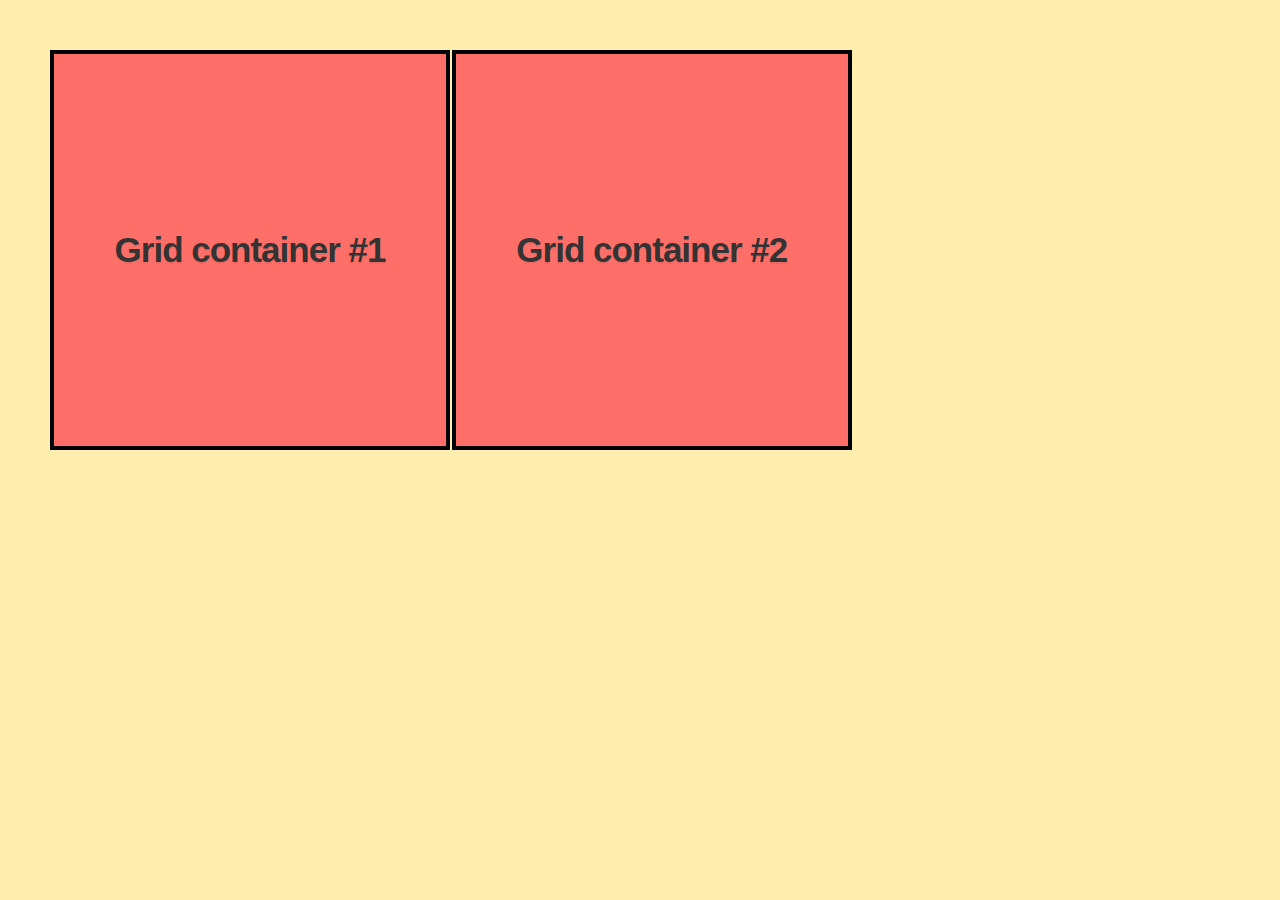
<file: 1-Display-property/index.html>
<!DOCTYPE html>
<html lang="en">
<head>
    <meta charset="UTF-8">
    <meta name="viewport" content="width=device-width, initial-scale=1.0">
    <link rel="stylesheet" href="./style.css">
    <title>Display property</title>
</head>
<body>
    <div class="container">
        Grid container #1
    </div>
    <div class="container">
        Grid container #2
    </div>
</body>
</html>
</file>
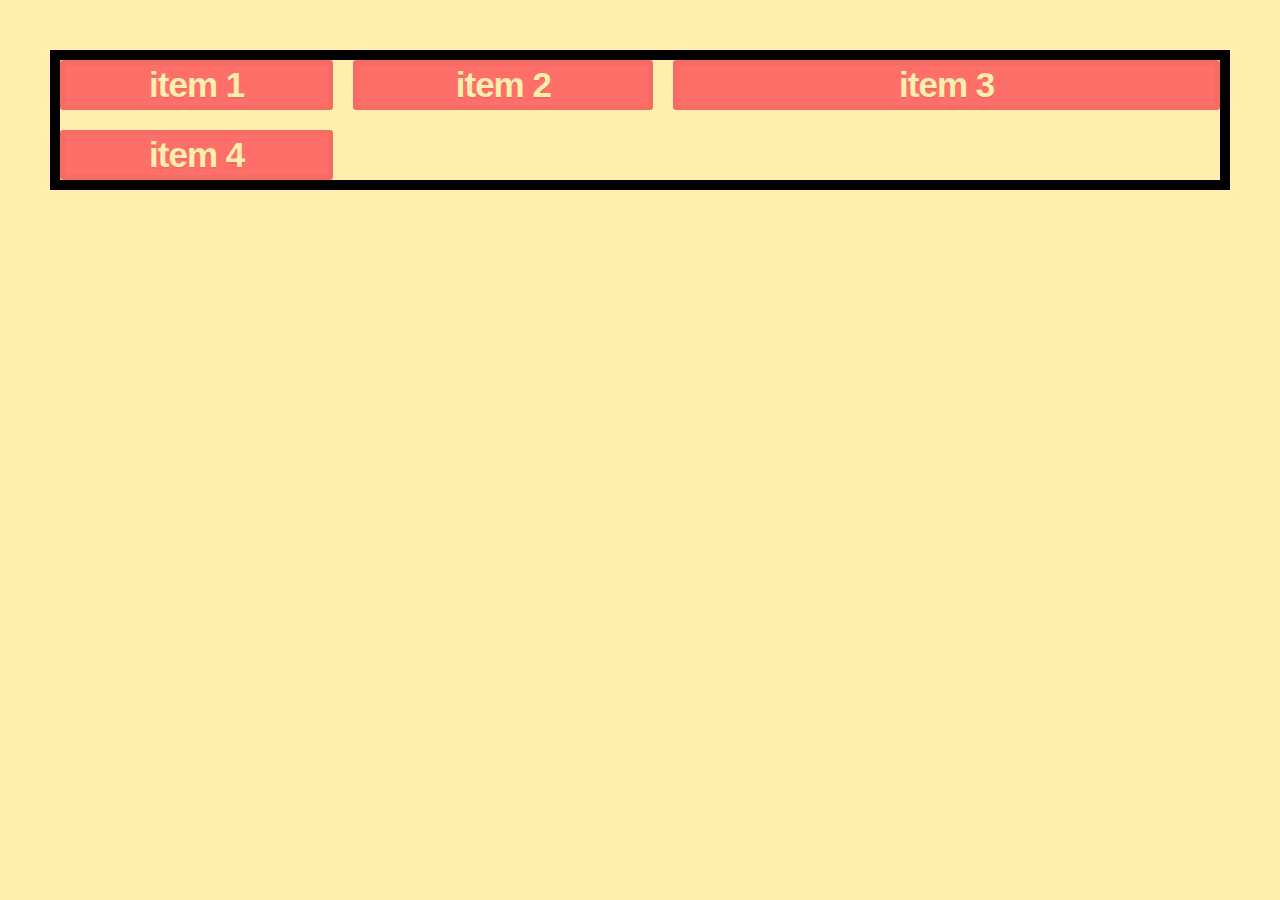
<file: 10-minmax/index.html>
<!DOCTYPE html>
<html lang="en">
<head>
    <meta charset="UTF-8">
    <meta name="viewport" content="width=device-width, initial-scale=1.0">
    <link rel="stylesheet" href="./style.css">
    <title>Display property</title>
</head>
<body>
    <div class="container">
        <div class="grid-item">item 1</div>
        <div class="grid-item">item 2</div>
        <div class="grid-item">item 3</div>
        <div class="grid-item">item 4</div>
    </div>
</body>
</html>
</file>
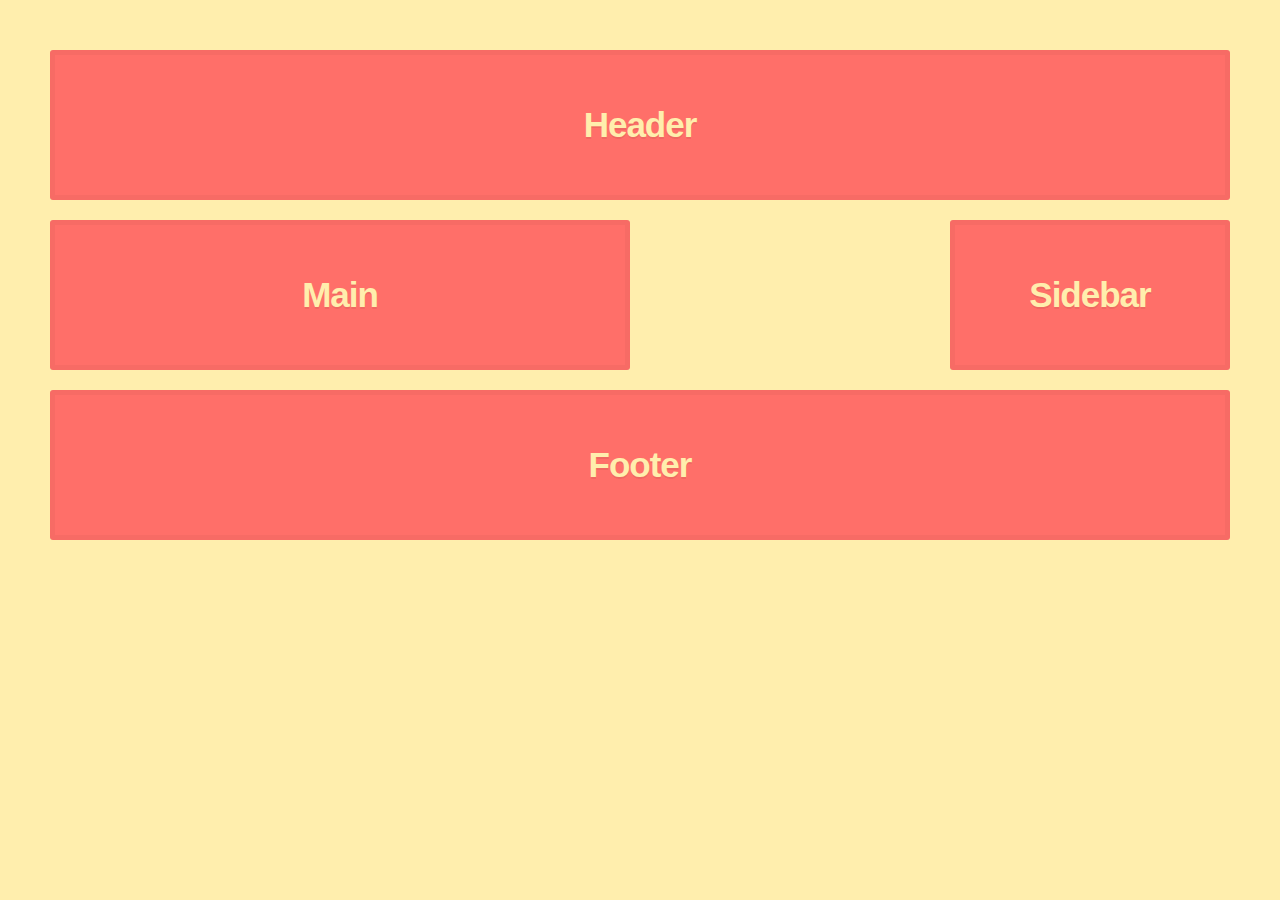
<file: 11-grid-template-areas/index.html>
<!DOCTYPE html>
<html lang="en">
<head>
    <meta charset="UTF-8">
    <meta name="viewport" content="width=device-width, initial-scale=1.0">
    <link rel="stylesheet" href="./styles.css">
    <title>Display property</title>
</head>
<body>
    
    <div class="container">
        <header class="grid-item header">Header</header>
        <aside class="grid-item sidebar">Sidebar</aside>
        <main class="grid-item main">Main</main>
        <footer class="grid-item footer">Footer</footer>
    </div>
</body>
</html>
</file>
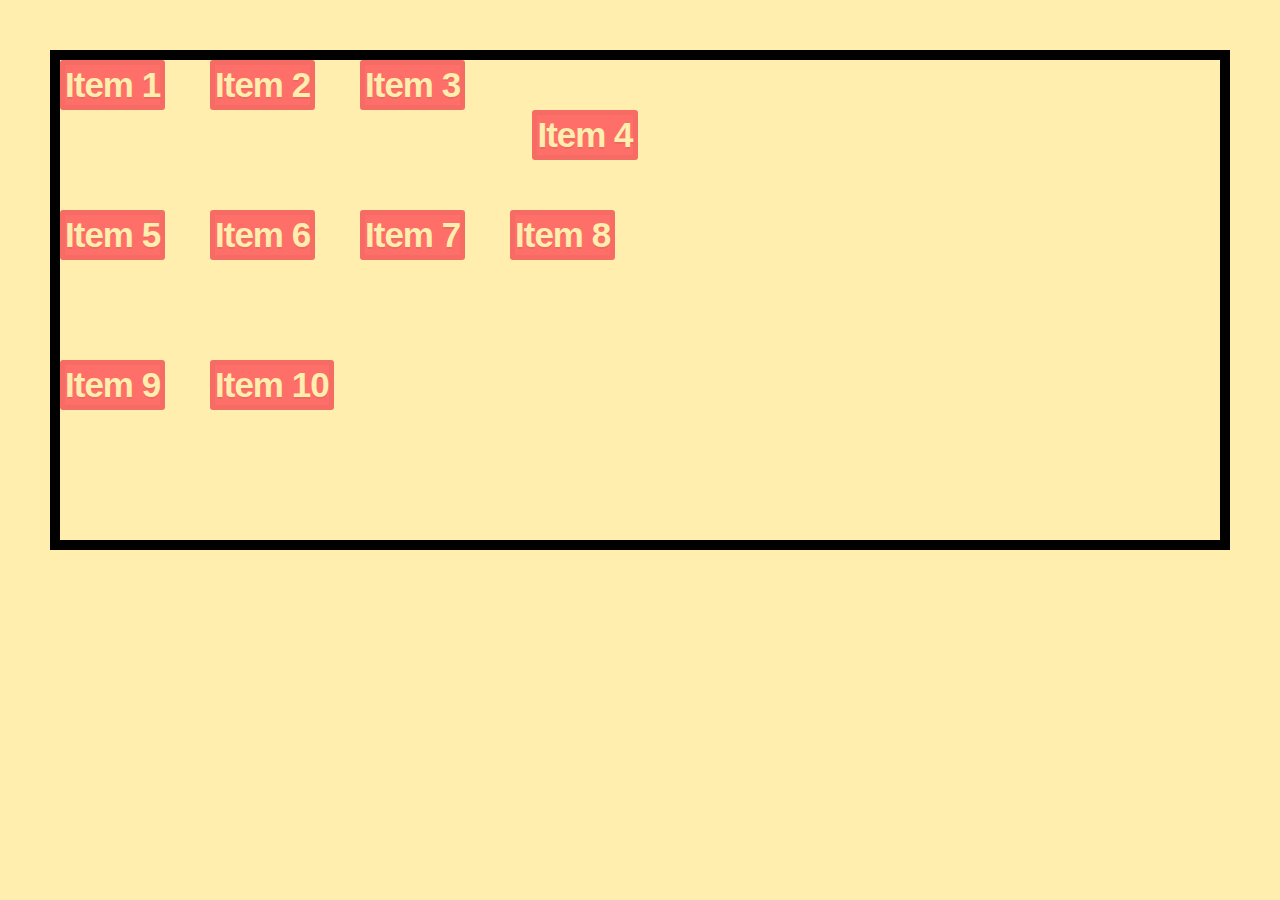
<file: 12-grid alignment and justification/index.html>
<!DOCTYPE html>
<html lang="en">
<head>
    <meta charset="UTF-8">
    <meta name="viewport" content="width=device-width, initial-scale=1.0">
    <link rel="stylesheet" href="./style.css">
    <title>Display property</title>
</head>
<body>
    <div class="container">
        <div class="grid-item">Item 1</div>
        <div class="grid-item">Item 2</div>
        <div class="grid-item">Item 3</div>
        <div class="grid-item item-4">Item 4</div>
        <div class="grid-item">Item 5</div>
        <div class="grid-item">Item 6</div>
        <div class="grid-item">Item 7</div>
        <div class="grid-item">Item 8</div>
        <div class="grid-item">Item 9</div>
        <div class="grid-item">Item 10</div>
    </div>
</body>
</html>
</file>
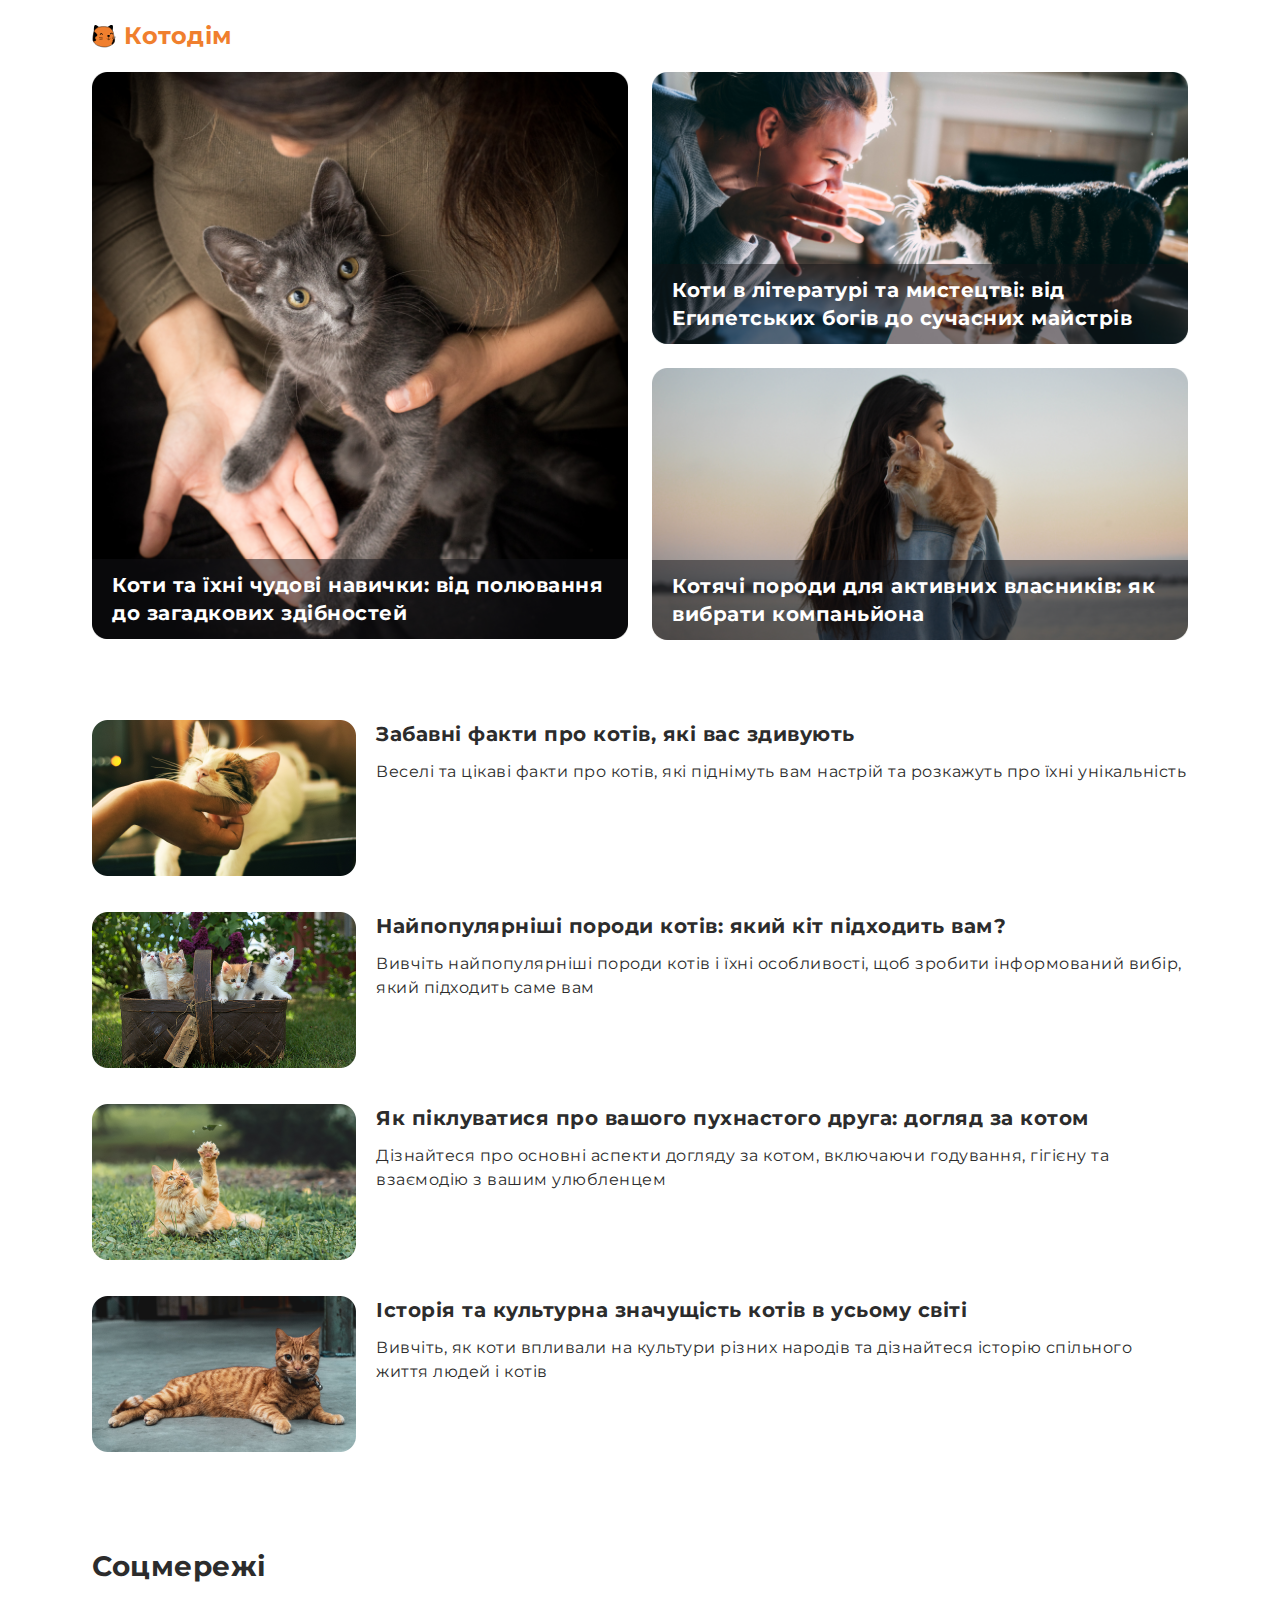
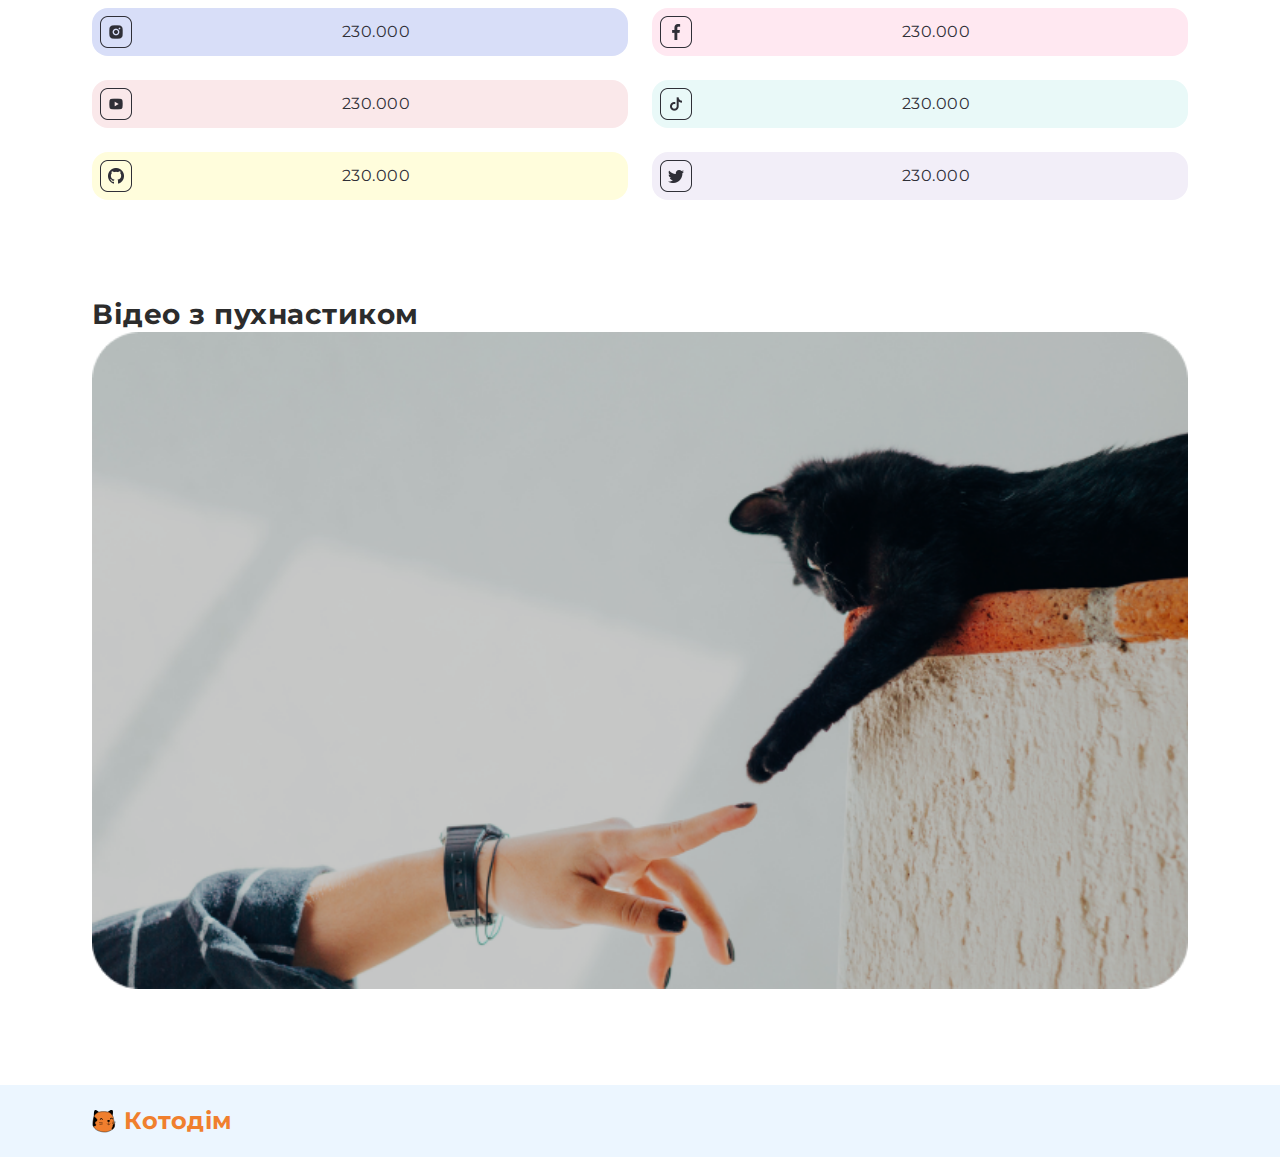
<file: 14-Project(header)/index.html>
<!DOCTYPE html>
<html lang="en">
<head>
    <meta charset="UTF-8">
    <meta name="viewport" content="width=device-width, initial-scale=1.0">
    <link rel="preconnect" href="https://fonts.googleapis.com">
    <link rel="preconnect" href="https://fonts.gstatic.com" crossorigin>
    <link href="https://fonts.googleapis.com/css2?family=Montserrat:wght@400;700&display=swap" rel="stylesheet">
    <link rel="stylesheet" href="./style.css">
    <title>Project Котодім</title>
</head>
<body>
    <header class="header">
        <div class="container header-container">
            <img src="./img/cat.svg" alt="cat" class="logo">
            <h1 class="label">Котодім</h1>
        </div>
    </header>
    <main class="main">
        <div class="container">
            <ul class="posts">
                <li class="post">
                    <a href="#">
                        <picture>
                              <!-- For viewports wider than 768px -->
                              <source media="(min-width: 768px)" srcset="./img/picture-1.png">

                              <!-- For viewports between 320px and 768px -->
                              <source media="(min-width: 320px) and (max-width: 767px)" srcset="./img/picture-1-small.png">
  
                              <!-- Fallback content -->
                              <img src="./img/picture-1-small.png" alt="Description of Image"> 
                        </picture>
                        <div class="overlay">
                            <h2 class="post-title sub-title">Коти та їхні чудові навички: від полювання до загадкових
                                здібностей</h2>
                        </div>
                    </a>
                </li>
                <li class="post">
                    <a href="#">
                        <img src="./img/picture-2.png" alt="cat" class="post-img">
                        <div class="overlay">
                            <h2 class="post-title sub-title">Коти в літературі та мистецтві: від Египетських богів до сучасних майстрів</h2>
                        </div>
                    </a>
                </li>
                <li class="post">
                    <a href="#">
                        <img src="./img/picture-3.png" alt="cat" class="post-img">
                        <div class="overlay">
                            <h2 class="post-title sub-title">Котячі породи для активних власників: як вибрати компаньйона</h2>
                        </div>
                    </a>
                </li> 
            </ul>
          <section class="longread">
            <ul class="blog">
                <li class="blog-item">
                    <a href="#" class="blog-link">
                        <img src="./img/1.png" alt="cat" class="blog-photo">
                        <div class="wrapper">
                            <h2 class="blog-title sub-title">Забавні факти про котів, які вас здивують</h2>
                            <p class="blog-text">Веселі та цікаві факти про котів, які піднімуть вам настрій та розкажуть про їхні унікальність</p>
                        </div>
                    </a>
                </li>
                <li class="blog-item">
                    <a href="#" class="blog-link">
                        <img src="./img/2.png" alt="cats" class="blog-photo">
                        <div class="wrapper">
                            <h2 class="blog-title sub-title">Найпопулярніші породи котів: який кіт підходить вам?</h2>
                            <p class="blog-text">Вивчіть найпопулярніші породи котів і їхні особливості, щоб зробити інформований вибір, який підходить саме вам</p>
                        </div>
                    </a>
                </li>
                <li class="blog-item">
                    <a href="#" class="blog-link">
                        <img src="./img/4.png" alt="red-cat" class="blog-photo">
                        <div class="wrapper">
                            <h2 class="blog-title sub-title">Як піклуватися про вашого пухнастого друга: догляд за котом</h2>
                            <p class="blog-text">Дізнайтеся про основні аспекти догляду за котом, включаючи годування, гігієну та взаємодію з вашим улюбленцем</p>
                        </div>
                    </a>
                </li>
                <li class="blog-item">
                    <a href="#" class="blog-link">
                        <img src="./img/3.png" alt="red-cat" class="blog-photo">
                        <div class="wrapper">
                            <h2 class="blog-title sub-title">Історія та культурна значущість котів в усьому світі</h2>
                            <p class="blog-text">Вивчіть, як коти впливали на культури різних народів та дізнайтеся історію спільного життя людей і котів</p>
                        </div>
                    </a>
                </li>
            </ul>
            <div class="socials">
              <h2 class="socials-title title">Соцмережі</h2>
              <ul class="socials-list">
                  <li class="socials-item">
                      <a href="#" class="social-link">
                          <img src="./img/instagram.png" alt="instagram" class="social-icon">
                          <p class="social-subscripers">230.000</p>
                      </a>
                  </li>
                  <li class="socials-item">
                      <a href="#" class="social-link">
                          <img src="./img/facebook.png" alt="facebook" class="social-icon">
                          <p class="social-subscripers">230.000</p>
                      </a>
                  </li>
                  <li class="socials-item">
                      <a href="#" class="social-link">
                          <img src="./img/youtube.png" alt="youtube" class="social-icon">
                          <p class="social-subscripers">230.000</p>
                      </a>
                  </li>
                  <li class="socials-item">
                      <a href="#" class="social-link">
                          <img src="./img/tiktok.png" alt="tiktok" class="social-icon">
                          <p class="social-subscripers">230.000</p>
                      </a>
                  </li>
                  <li class="socials-item">
                      <a href="#" class="social-link">
                          <img src="./img/github.png" alt="github" class="social-icon">
                          <p class="social-subscripers">230.000</p>
                      </a>
                  </li>
                  <li class="socials-item">
                      <a href="#" class="social-link">
                          <img src="./img/twitter.png" alt="twitter" class="social-icon">
                          <p class="social-subscripers">230.000</p>
                      </a>
                  </li>
              </ul>
            </div>
            <div class="video">
                <h2 class="video-title title">Відео з пухнастиком</h2>
                <img src="./img/picture.png" alt="video">
            </div>
          </section> 
        </div>
    </main>
    <footer class="footer">
        <div class="container footer-container">
            <img src="./img/cat.svg" alt="cat" class="logo">
            <h2 class="label">Котодім</h2>
        </div>
    </footer>
</body>
</html>
</file>
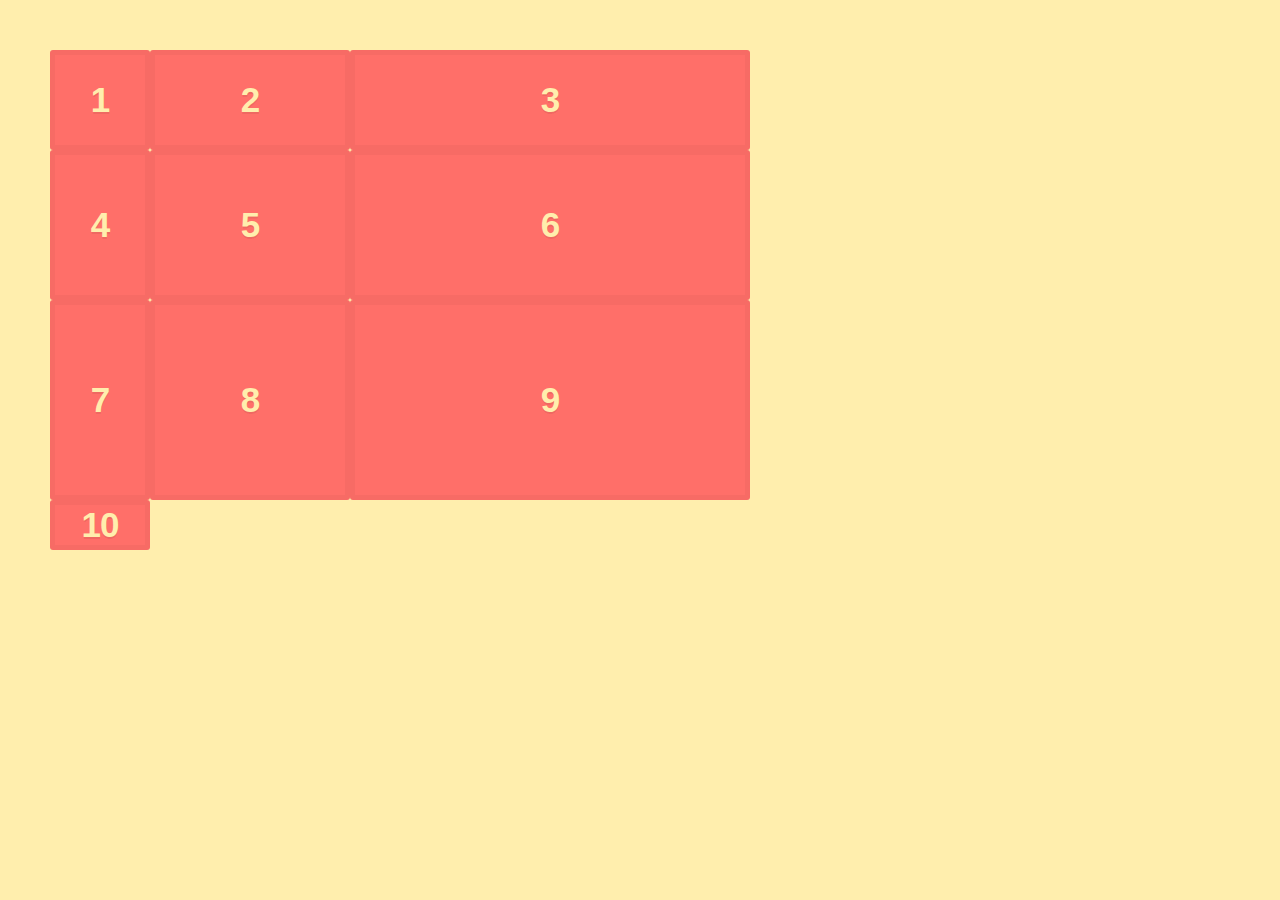
<file: 2-grid_template_columns_and_rows/index.html>
<!DOCTYPE html>
<html lang="en">
<head>
    <meta charset="UTF-8">
    <meta name="viewport" content="width=device-width, initial-scale=1.0">
    <link rel="stylesheet" href="./style.css">
    <title>Display property</title>
</head>
<body>
    <div class="container">
  <div class="grid-item">1</div>
  <div class="grid-item">2</div>
  <div class="grid-item">3</div>
  <div class="grid-item">4</div>
  <div class="grid-item">5</div>
  <div class="grid-item">6</div>
  <div class="grid-item">7</div>
  <div class="grid-item">8</div>
  <div class="grid-item">9</div>
  <div class="grid-item">10</div>
    </div>
</body>
</html>
</file>
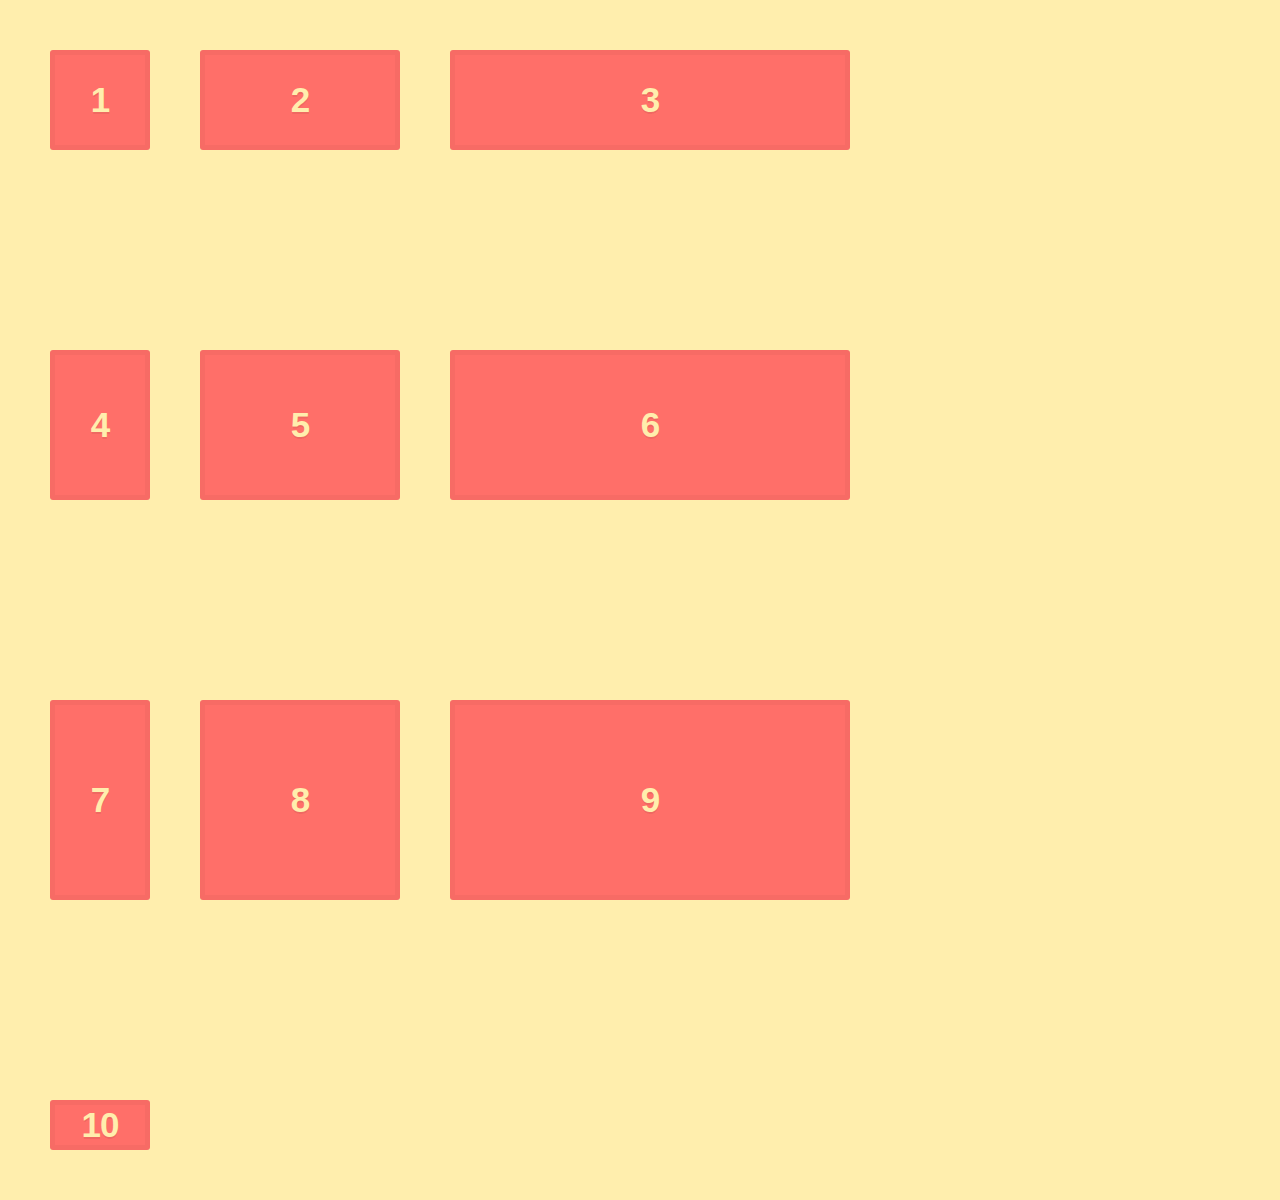
<file: 3-grid_gap/index.html>
<!DOCTYPE html>
<html lang="en">
<head>
    <meta charset="UTF-8">
    <meta name="viewport" content="width=device-width, initial-scale=1.0">
    <link rel="stylesheet" href="./style.css">
    <title>Display property</title>
</head>
<body>
    <div class="container">
        <div class="grid-item">1</div>
        <div class="grid-item">2</div>
        <div class="grid-item">3</div>
        <div class="grid-item">4</div>
        <div class="grid-item">5</div>
        <div class="grid-item">6</div>
        <div class="grid-item">7</div>
        <div class="grid-item">8</div>
        <div class="grid-item">9</div>
        <div class="grid-item">10</div>
    </div>
</body>
</html>
</file>
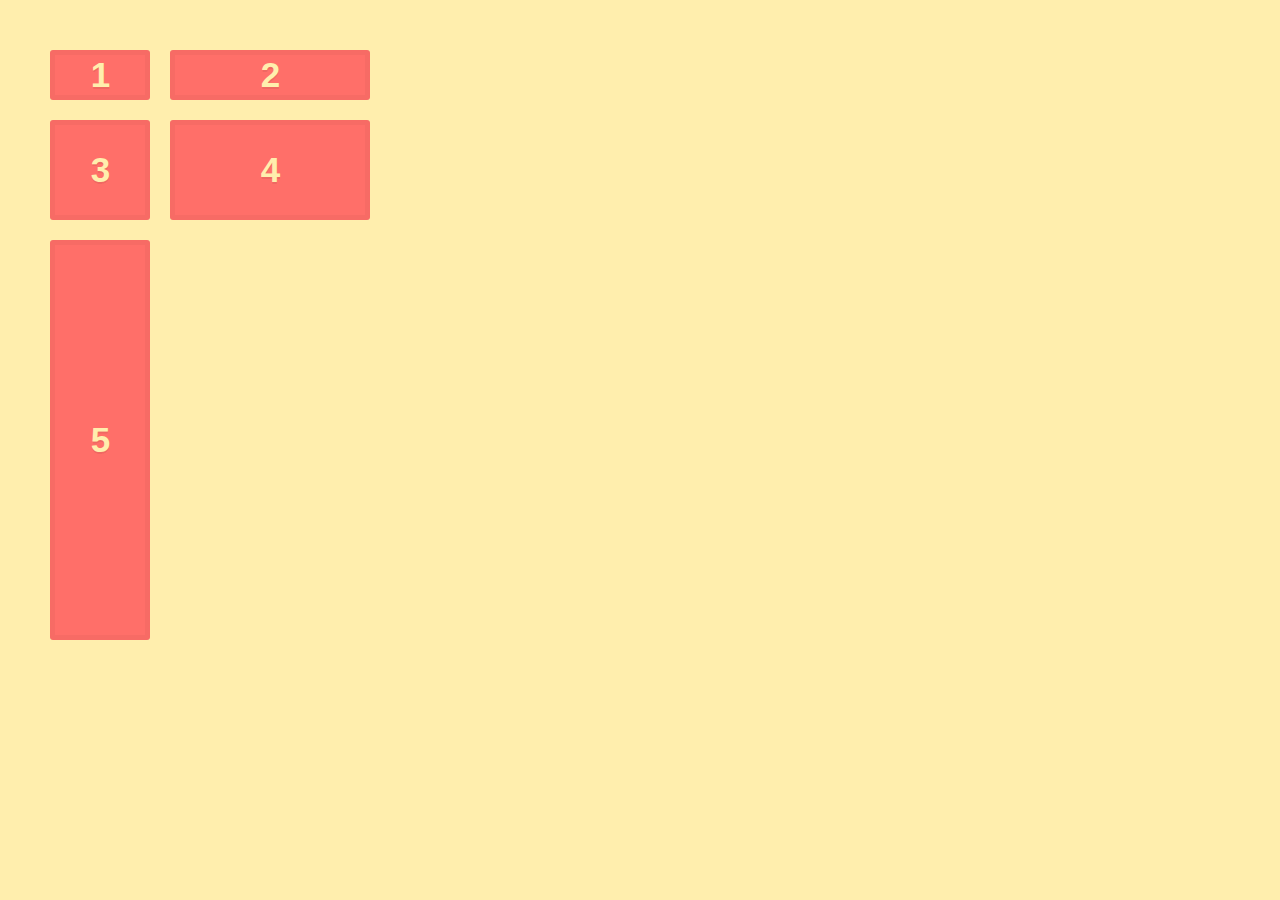
<file: 4-Implicit vs Explicit Tracks/index.html>
<!DOCTYPE html>
<html lang="en">
<head>
    <meta charset="UTF-8">
    <meta name="viewport" content="width=device-width, initial-scale=1.0">
    <link rel="stylesheet" href="./style.css">
    <title>Display property</title>
</head>
<body>
    <div class="container">
        <div class="grid-item">1</div>
        <div class="grid-item">2</div>
        <div class="grid-item">3</div>
        <div class="grid-item">4</div>
        <div class="grid-item">5</div>
    </div>
</body>
</html>
</file>
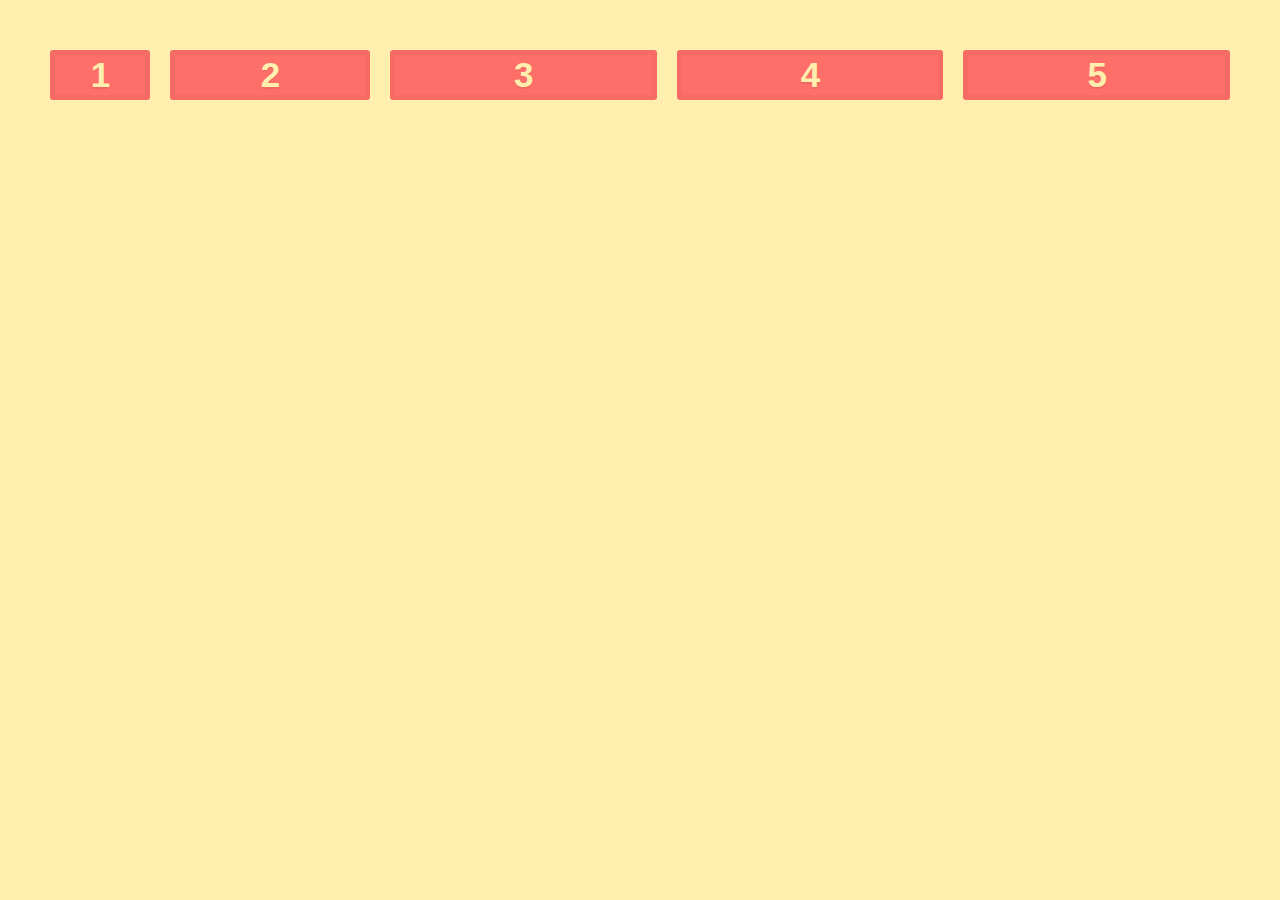
<file: 5-grid-auto-flow/index.html>
<!DOCTYPE html>
<html lang="en">
<head>
    <meta charset="UTF-8">
    <meta name="viewport" content="width=device-width, initial-scale=1.0">
    <link rel="stylesheet" href="./style.css">
    <title>Display property</title>
</head>
<body>
   <div class="container">
    <div class="grid-item">1</div>
    <div class="grid-item">2</div>
    <div class="grid-item">3</div>
    <div class="grid-item">4</div>
    <div class="grid-item">5</div> 
   </div> 
</body>
</html>
</file>
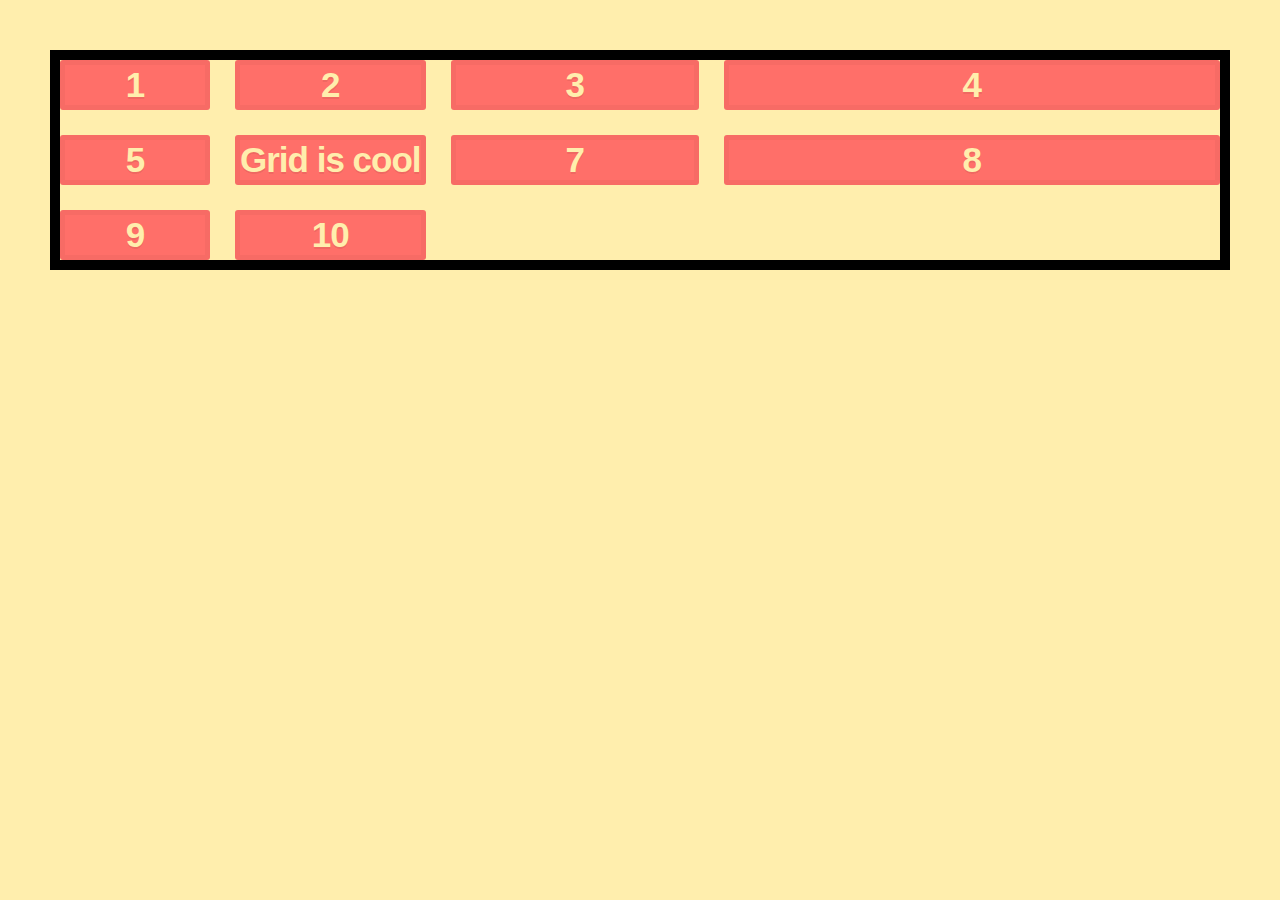
<file: 6-sizing/index.html>
<!DOCTYPE html>
<html lang="en">
<head>
    <meta charset="UTF-8">
    <meta name="viewport" content="width=device-width, initial-scale=1.0">
    <link rel="stylesheet" href="./style.css">
    <title>Display property</title>
</head>
<body>
    <div class="container">
        <div class="grid-item">1</div>
        <div class="grid-item">2</div>
        <div class="grid-item">3</div>
        <div class="grid-item">4</div>
        <div class="grid-item">5</div>
        <div class="grid-item">Grid is cool</div>
        <div class="grid-item">7</div>
        <div class="grid-item">8</div>
        <div class="grid-item">9</div>
        <div class="grid-item">10</div>
    </div>
</body>
</html>
</file>
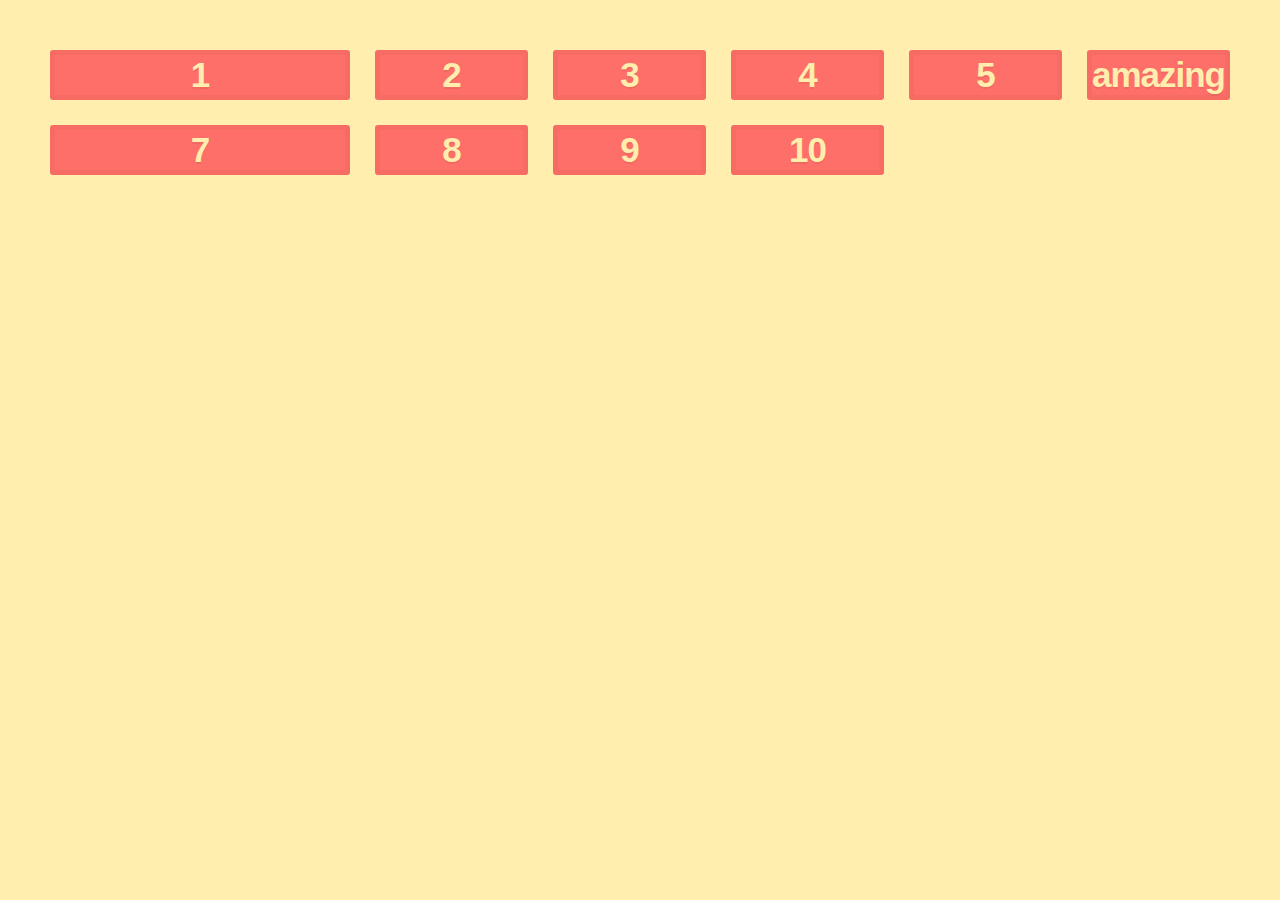
<file: 7-repeat/index.html>
<!DOCTYPE html>
<html lang="en">
<head>
    <meta charset="UTF-8">
    <meta name="viewport" content="width=device-width, initial-scale=1.0">
    <link rel="stylesheet" href="./style.css">
    <title>Display property</title>
</head>
<body>
   <div class="container">
    <div class="grid-item">1</div>
    <div class="grid-item">2</div>
    <div class="grid-item">3</div>
    <div class="grid-item">4</div>
    <div class="grid-item">5</div>
    <div class="grid-item">amazing</div>
    <div class="grid-item">7</div>
    <div class="grid-item">8</div>
    <div class="grid-item">9</div>
    <div class="grid-item">10</div>
   </div> 
</body>
</html>
</file>
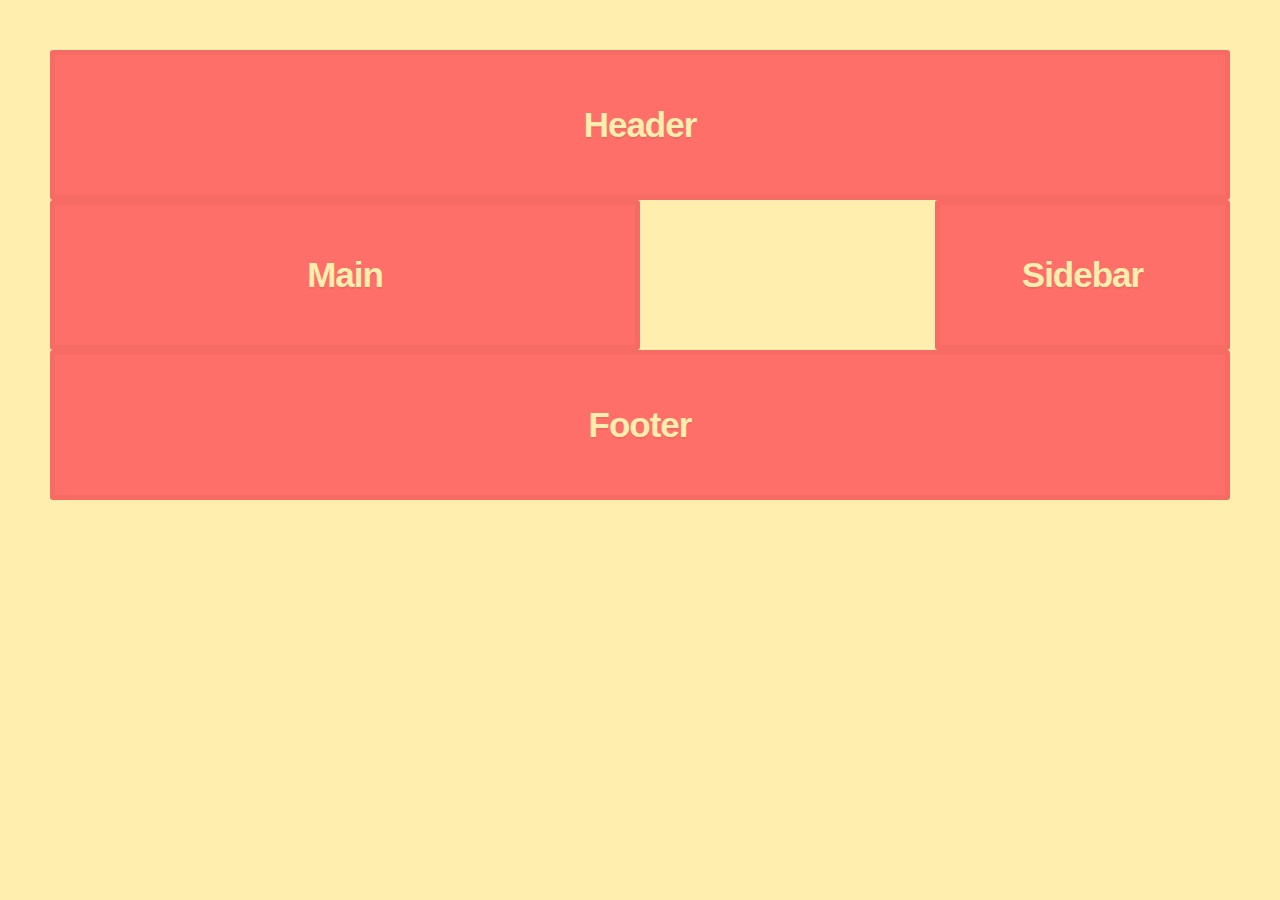
<file: 8-placing-item/index.html>
<!DOCTYPE html>
<html lang="en">
<head>
    <meta charset="UTF-8">
    <meta name="viewport" content="width=device-width, initial-scale=1.0">
    <link rel="stylesheet" href="./style.css">
    <title>Display property</title>
</head>
<body>
    <div class="container">
        <div class="grid-item header">Header</div>
        <div class="grid-item sidebar">Sidebar</div>
        <div class="grid-item main">Main</div>
        <div class="grid-item footer">Footer</div>
    </div>
</body>
</html>
</file>
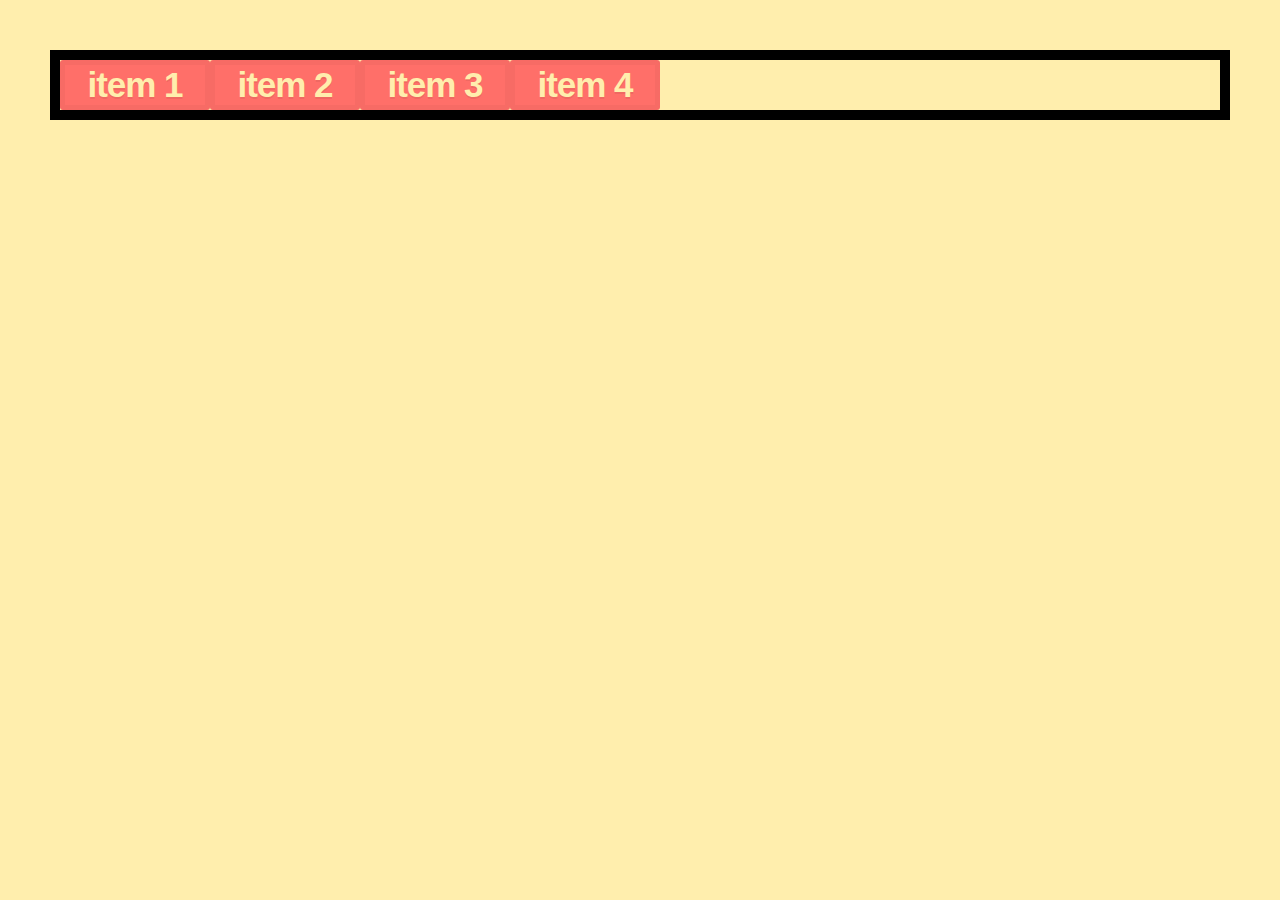
<file: 9-auto-fill and auto-fit/index.html>
<!DOCTYPE html>
<html lang="en">
<head>
    <meta charset="UTF-8">
    <meta name="viewport" content="width=device-width, initial-scale=1.0">
    <link rel="stylesheet" href="./style.css">
    <title>Display property</title>
</head>
<body>
 <div class="container">
    <div class="grid-item">item 1</div>
    <div class="grid-item">item 2</div>
    <div class="grid-item">item 3</div>
    <div class="grid-item">item 4</div>
 </div>
    
</body>
</html>
</file>
<file: 1-Display-property/style.css>
@import url(./basic-styles.css);

.container {
    /* display: grid; */
    display: inline-grid;
}
</file>
<file: 10-minmax/style.css>
@import url(./basic-styles.css);
.container {
    display: grid;
    gap: 20px;
    border: 10px solid #000;
    /* grid-template-columns: repeat(auto-fit, minmax(150px,1fr));  */
    grid-template-columns:  1fr minmax(200px, 300px) 2fr;
}
 /* створення респонсивної верстки без використання медіа правил  */
</file>
<file: 11-grid-template-areas/styles.css>
@import url(./basic-styles.css);
.container {
    display: grid;
    grid-template-columns: repeat(4, 1fr);
    grid-template-rows: repeat(3, 150px);
    gap: 20px;
    grid-template-areas: 
    "h h h h"
    "m m . s"
    "f f f f";
}
.header {
grid-area: h;
}
.main {
grid-area: m;
}
.sidebar {
grid-area: s;
}
.footer {
grid-area: f;
}
@media (max-width: 700px) {
.container {
    grid-template-areas: 
    "s h h h"
    "s m m m"
    "s f f f";
}
}
</file>
<file: 12-grid alignment and justification/style.css>
@import url(./basic-styles.css);

.container {
    display: grid;
    grid-template-columns: repeat(4, 150px);
    grid-template-rows: repeat(3, 150px);
    height: 500px;
    border: 10px solid #000;
    justify-items: start;
    align-items: start;
    /* justify-content: space-around;
    align-content: space-evenly; */
}
.item-4 {
    justify-self: center;
    align-self: center;
}
</file>
<file: 14-Project(header)/style.css>
@import "./styleguide.css";

.header {
  background-color: var(--common-white);
  padding: 16px;
}
.header-container {
  display: grid;
  grid-template-columns: 24px 1fr;
  column-gap: 8px;
  align-items: center;
}
.logo {
  display: block;
  width: 24px;
  height: 24px;
}

.label {
  color: var(--orange);
  font-family: var(--common-font);
  font-size: 24px;
  font-weight: 700;
  line-height: 40px;
  letter-spacing: 0.5px;
}

.main {
  background-color: var(--common-white);
  padding-bottom: 96px;
}

.container {
  max-width: 1128px;
  margin: auto;
  padding: 0 16px;
}

.posts {
  margin-bottom: 80px;
  display: grid;
  gap: 12px;
  grid-template-columns: 1fr;
}

@media (min-width: 768px) {
  .posts {
    gap: 24px;
    grid-template-columns: repeat(2, 1fr);
  }
  .post:first-child {
    grid-column: 1 / 2;
    grid-row: 1 / 3;
  }
}
.post > a {
  position: relative;
  color: var(--common-white);
}

.overlay {
  border-radius: 0px 0px 16px 16px;
  background-color: rgba(18, 18, 22, 0.5);
  padding: 12px 20px;
  position: absolute;
  left: 0;
  bottom: 0;
  width: 100%;
}

@media (min-width: 1440px) {
  .overlay {
    padding: 24px 48px;
  }
}

.post-title {
  color: var(--common-white);
  font-family: var(--common-font);
}

.longread {
  display: grid;
  gap: 96px;
}

@media (min-width: 1440px) {
  .longread {
    grid-template-areas: 
    "b b s"
    "b b s"
    "b b v"
    "b b .";
    gap: 60px 24px;
  }
  .blog {
    grid-area: b;
  }
  .social {
    grid-area: s;
  }
  .video {
    grid-area: v;
  }
    
}

.blog {
  display: grid;
  gap: 48px;
} 

@media (min-width: 768px) {
.blog {
  gap: 36px;
}
.blog-link {
  gap: 24px;
  grid-template-columns: 264px 1fr;
}
}

.blog-link {
  color: var(--common-black);
  display: grid;
  gap: 20px;
}

.blog-title {
  color: var(--grey, #2c2c2c);
  font-family: var(--common-font);
  margin-bottom: 12px;
}

.blog-text {
  color: var(--grey, #2c2c2c);
  font-family: var(--common-font);
  font-size: 16px;
  line-height: 24px;
  letter-spacing: 0.5px;
}

.socials-title {
  color: var(--grey, #2c2c2c);
  font-family: var(--common-font);
  margin-bottom: 24px;
}

.socials-list {
  display: grid;
  grid-template-columns: repeat(2, 1fr);
  gap: 24px 8px;
}

.social-link {
  padding: 8px;
  color: var(--common-black, #2f2f37);
  border-radius: 16px;
  font-family: var(--common-font);
  font-size: 16px;
  line-height: 24px;
  letter-spacing: 0.5px;
  display: grid;
  grid-template-columns: 32px 1fr;
  align-items: center;
  justify-items: center;
}

@media (min-width: 768px) {
  .socials-list {
    gap: 24px;
  }
}

.socials-item:nth-child(1) .social-link {
  background-color: var(--navy);
}

.socials-item:nth-child(2) .social-link {
  background-color: var(--pink);
}

.socials-item:nth-child(3) .social-link {
  background-color: var(--scarlet);
}

.socials-item:nth-child(4) .social-link {
  background-color: var(--turquoise);
}

.socials-item:nth-child(5) .social-link {
  background-color: var(--yellow);
}

.socials-item:nth-child(6) .social-link {
  background-color: var(--lilac);
}

.video-title {
  color: var(--grey, #2c2c2c);
  font-family: var(--common-font);
}

.footer {
  padding: 16px;
  background-color: var(--blue-light);
}
.footer-container {
  display: grid;
  grid-template-columns: 24px 1fr;
  align-items: center;
  gap: 8px;
}
</file>
<file: 2-grid_template_columns_and_rows/style.css>
@import url(./basic-style.css);

.container {
    display: grid;
    grid-template-columns: 100px 200px 400px;
    grid-template-rows: 100px 150px 200px;
}
</file>
<file: 3-grid_gap/style.css>
@import url(./basic-style.css);

.container {
    display: grid;
    grid-template-columns: 100px 200px 400px;
    grid-template-rows: 100px 150px 200px;
    /* column-gap: 50px; */
    /* row-gap: 50px; */ 
    gap: 200px 50px;
}
</file>
<file: 4-Implicit vs Explicit Tracks/style.css>
@import url(./basic-style.css);
.container {
    display: grid;
    gap: 20px;
    grid-template-columns: 100px 200px;
    grid-template-rows: 50px 100px;
    grid-auto-rows: 400px;
}
</file>
<file: 5-grid-auto-flow/style.css>
@import url(./basic-styles.css);

.container {
    display: grid;
    gap: 20px;
    grid-template-columns: 100px 200px;
    grid-auto-flow: column;
}
</file>
<file: 6-sizing/style.css>
@import url(./basic-styles.css);

.container {
    display: grid;
    border: 10px solid #000;
    grid-template-columns: 150px auto 1fr 2fr;
    gap: 25px;
}
</file>
<file: 7-repeat/style.css>
@import url(./basic-style.css);

.container {
    display: grid;
    gap: 25px;
    grid-template-columns:  300px repeat(4, 1fr) auto;
}
</file>
<file: 8-placing-item/style.css>
@import url(./basic-styles.css);

.container {
    display: grid;
    grid-template-columns: repeat(4, 1fr);
    grid-template-rows: repeat(3, 150px);
}
.header {
    /* grid-column-start: 1;
    grid-column-end: 5; */
    grid-column: 1 / 5;
    /* grid-row-start: 1;
    grid-row-end: 2; */
    grid-row: 1 / 2;
}
.main {
    grid-column: 1 / 3;
    grid-row: 2 / 3;
}
.sidebar {
    grid-column: 4 / 5;
    /* grid-row: 2 / 3; */
    grid-row: -3 / -2;
}
.footer {
    grid-column: 1 / 5;
    grid-row: 3 / 4;
}
</file>
<file: 9-auto-fill and auto-fit/style.css>
@import url(./basic-styles.css);

.container {
    display: grid;
    border: 10px solid #000;
    grid-template-columns: repeat(auto-fill, 150px);
    /* grid-template-columns: repeat(auto-fit, 150px); */
}
</file>
